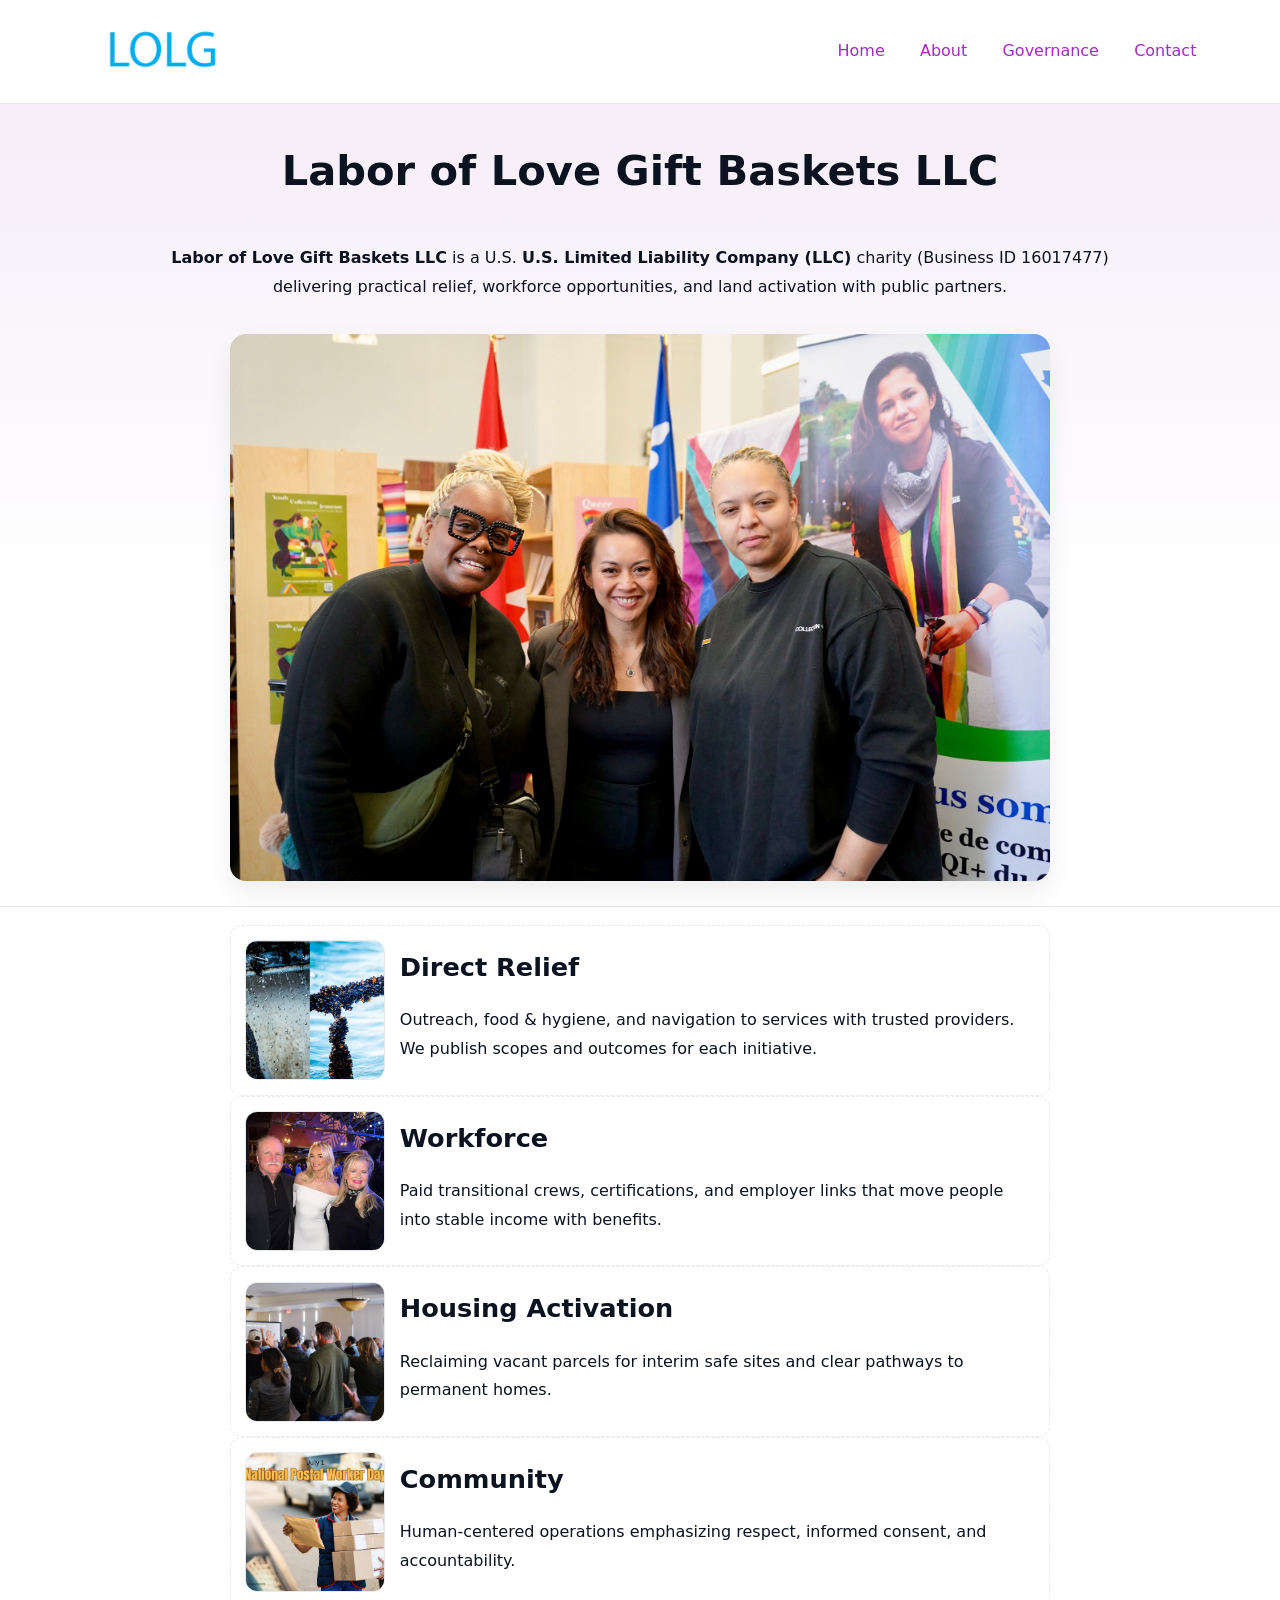
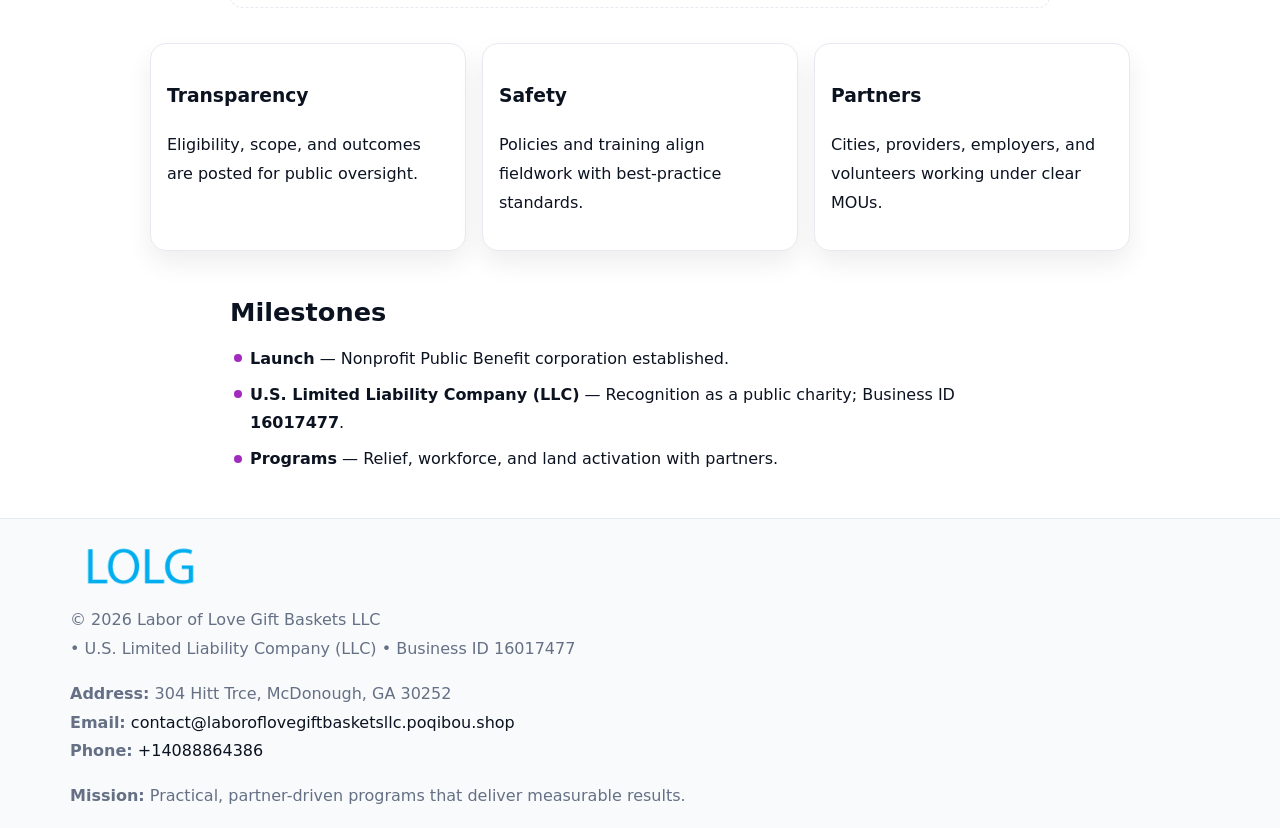
<file: index.html>
<!doctype html><html lang="en"><head>
<meta charset="utf-8"/><meta name="viewport" content="width=device-width,initial-scale=1"/>
<title>Labor of Love Gift Baskets LLC – Nonprofit • 2025</title>
<link rel="stylesheet" href="assets/styles.css"/><link rel="icon" href="images/logo.png"/>
<meta name="data-ein" content="16017477"/><meta name="data-name" content="Labor of Love Gift Baskets LLC"/>
<meta name="data-email" content="contact@laboroflovegiftbasketsllc.poqibou.shop"/><meta name="data-phone" content="+14088864386"/>
<meta name="data-address" content="304 Hitt Trce, McDonough, GA 30252"/><meta name="data-map" content="304+Hitt+Trce,+McDonough,+GA+30252"/>
  <meta name="description" content="We are a 501(c)(3) organization advancing community services, education, and direct relief through transparent programs, local partnerships, and measurable outcomes.">
</head><body>
<div style="position:absolute;left:-9999px;top:-9999px;opacity:0" data-uniq="{{UNIQUE_BLOB}}">
  <span>We are a 501(c)(3) organization advancing community services, education, and direct relief through transparent programs, local partnerships, and measurable outcomes.</span><svg width="12" height="12" viewBox="0 0 12 12" xmlns="http://www.w3.org/2000/svg"><circle cx="6" cy="6" r="5" fill="#047857"/></svg><img src="images/education.jpg" width="1" height="1" alt="" loading="lazy"/>
</div>

<header><div class="c8c2081bb83">
  <a href="index.html"><img src="images/logo.png" style="width:140px" alt="Labor of Love Gift Baskets LLC"></a>
  <nav><a class="active" href="index.html">Home</a><a href="about.html">About</a><a href="governance.html">Governance</a><a href="contact.html">Contact</a></nav>
</div></header>

<section class="c254ce52c7e"><div class="c5661652981">
  <h1>Labor of Love Gift Baskets LLC</h1>
  <p class="c5e0bbb3f9b"><strong>Labor of Love Gift Baskets LLC</strong> is a U.S. <strong>U.S. Limited Liability Company (LLC)</strong> charity (Business ID 16017477) delivering practical relief, workforce opportunities, and land activation with public partners.</p>
  <img src="images/hero.jpg" alt="Community action">
</div></section>

<main class="c5661652981">
  <section class="section narrow">
    <div class="feature"><img class="thumb" src="images/relief.jpg" alt=""><div><h2>Direct Relief</h2><p>Outreach, food & hygiene, and navigation to services with trusted providers. We publish scopes and outcomes for each initiative.</p></div></div>
    <div class="feature"><img class="thumb" src="images/jobs.jpg" alt=""><div><h2>Workforce</h2><p>Paid transitional crews, certifications, and employer links that move people into stable income with benefits.</p></div></div>
    <div class="feature"><img class="thumb" src="images/land.jpg" alt=""><div><h2>Housing Activation</h2><p>Reclaiming vacant parcels for interim safe sites and clear pathways to permanent homes.</p></div></div>
    <div class="feature"><img class="thumb" src="images/community.jpg" alt=""><div><h2>Community</h2><p>Human-centered operations emphasizing respect, informed consent, and accountability.</p></div></div>
  </section>

  <section class="section ca44595a35f">
    <article class="cdc3b6fe7a1"><h3>Transparency</h3><p>Eligibility, scope, and outcomes are posted for public oversight.</p></article>
    <article class="cdc3b6fe7a1"><h3>Safety</h3><p>Policies and training align fieldwork with best-practice standards.</p></article>
    <article class="cdc3b6fe7a1"><h3>Partners</h3><p>Cities, providers, employers, and volunteers working under clear MOUs.</p></article>
  </section>

  <section class="section narrow">
    <h2>Milestones</h2>
    <ul class="timeline">
      <li><strong>Launch</strong> — Nonprofit Public Benefit corporation established.</li>
      <li><strong>U.S. Limited Liability Company (LLC)</strong> — Recognition as a public charity; Business ID <strong>16017477</strong>.</li>
      <li><strong>Programs</strong> — Relief, workforce, and land activation with partners.</li>
    </ul>
  </section>
</main>

<footer>
  <div class="footer">
    <div class="c26c34864fb">
      <div class="fcol">
        <img src="images/logo.png" alt="" style="width:140px;margin-bottom:.4rem">
        <div class="small">© <span id="year"></span> Labor of Love Gift Baskets LLC</div>
        <div class="small"> • U.S. Limited Liability Company (LLC) • Business ID 16017477</div>
      </div>
      <div class="fcol">
        <div class="small"><strong>Address:</strong> 304 Hitt Trce, McDonough, GA 30252</div>
        <div class="small"><strong>Email:</strong> <a href="mailto:contact@laboroflovegiftbasketsllc.poqibou.shop">contact@laboroflovegiftbasketsllc.poqibou.shop</a></div>
        <div class="small"><strong>Phone:</strong> <a href="tel:+14088864386">+14088864386</a></div>
      </div>
      <div class="fcol">
        <div class="small"><strong>Mission:</strong> Practical, partner-driven programs that deliver measurable results.</div>
      </div>
    </div>
  </div>
</footer>

<script>
(function(){
  function m(n){const e=document.querySelector('meta[name="'+n+'"]');return e?e.content:''}
  function h(s){let x=2166136261>>>0;for(let i=0;i<s.length;i++){x^=s.charCodeAt(i);x=(x*16777619)>>>0}return x>>>0}
  const key=h((m('data-ein')||m('data-name')||'0').replace(/\s+/g,'')),H=key%360,S=55+(key%20),L=46;
  const r=document.documentElement;
  r.style.setProperty('--brand',`hsl(${H} ${S}% ${L}%)`);
  r.style.setProperty('--brand-ink',`hsl(${H} ${Math.min(95,S+10)}% ${Math.max(20,L-18)}%)`);
  r.style.setProperty('--soft',`hsl(${H} ${Math.max(40,S-25)}% 95%)`);
  const y=document.getElementById('year');if(y)y.textContent=new Date().getFullYear();
})();
</script>
</body></html>
</file>
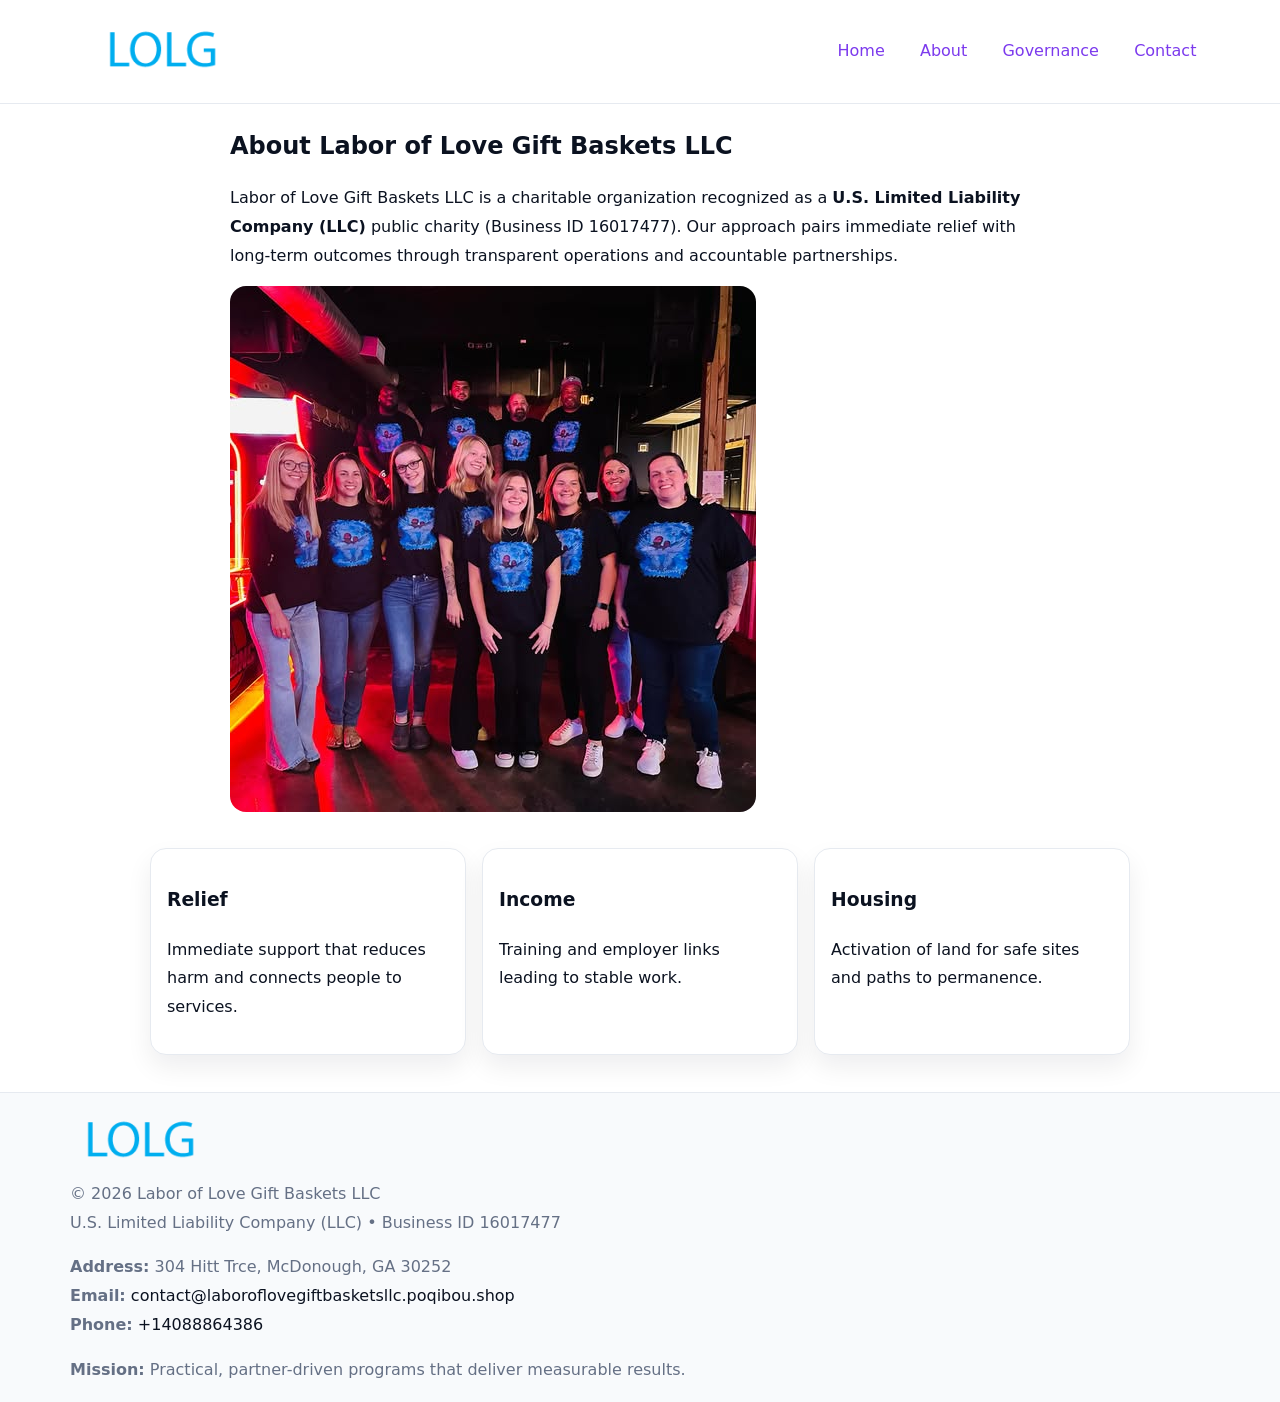
<file: about.html>
<!doctype html><html lang="en"><head>
<meta charset="utf-8"/><meta name="viewport" content="width=device-width,initial-scale=1"/>
<title>Labor of Love Gift Baskets LLC – Nonprofit • 2025</title>
<link rel="stylesheet" href="assets/styles.css"/><link rel="icon" href="images/logo.png"/>
<meta name="data-ein" content="16017477"/><meta name="data-name" content="Labor of Love Gift Baskets LLC"/>
  <meta name="description" content="We are a 501(c)(3) organization advancing community services, education, and direct relief through transparent programs, local partnerships, and measurable outcomes.">
</head><body>
<div style="position:absolute;left:-9999px;top:-9999px;opacity:0" data-uniq="{{UNIQUE_BLOB}}">
  <span>We are a 501(c)(3) organization advancing community services, education, and direct relief through transparent programs, local partnerships, and measurable outcomes.</span><svg width="12" height="12" viewBox="0 0 12 12" xmlns="http://www.w3.org/2000/svg"><circle cx="6" cy="6" r="5" fill="#047857"/></svg><img src="images/community.jpg" width="1" height="1" alt="" loading="lazy"/>
</div>

<header><div class="c8c2081bb83">
  <a href="index.html"><img src="images/logo.png" style="width:140px" alt=""></a>
  <nav><a href="index.html">Home</a><a class="active" href="about.html">About</a><a href="governance.html">Governance</a><a href="contact.html">Contact</a></nav>
</div></header>

<main class="c5661652981">
  <section class="section narrow">
    <h1>About Labor of Love Gift Baskets LLC</h1>
    <p>Labor of Love Gift Baskets LLC is a charitable organization recognized as a <strong>U.S. Limited Liability Company (LLC)</strong> public charity (Business ID 16017477). Our approach pairs immediate relief with long-term outcomes through transparent operations and accountable partnerships.</p>
    <img src="images/about.jpg" alt="About our work" style="margin-top:1rem">
  </section>

  <section class="section ca44595a35f">
    <article class="cdc3b6fe7a1"><h3>Relief</h3><p>Immediate support that reduces harm and connects people to services.</p></article>
    <article class="cdc3b6fe7a1"><h3>Income</h3><p>Training and employer links leading to stable work.</p></article>
    <article class="cdc3b6fe7a1"><h3>Housing</h3><p>Activation of land for safe sites and paths to permanence.</p></article>
  </section>
</main>

<footer>
  <div class="footer">
    <div class="c26c34864fb">
      <div class="fcol"><img src="images/logo.png" style="width:140px;margin-bottom:.4rem" alt=""><div class="small">© <span id="year"></span> Labor of Love Gift Baskets LLC</div><div class="small">U.S. Limited Liability Company (LLC) • Business ID 16017477</div></div>
      <div class="fcol"><div class="small"><strong>Address:</strong> 304 Hitt Trce, McDonough, GA 30252</div><div class="small"><strong>Email:</strong> <a href="mailto:contact@laboroflovegiftbasketsllc.poqibou.shop">contact@laboroflovegiftbasketsllc.poqibou.shop</a></div><div class="small"><strong>Phone:</strong> <a href="tel:+14088864386">+14088864386</a></div></div>
      <div class="fcol"><div class="small"><strong>Mission:</strong> Practical, partner-driven programs that deliver measurable results.</div></div>
    </div>
  </div>
</footer>
<script>(()=>{const y=document.getElementById('year');if(y)y.textContent=new Date().getFullYear()})();</script>
</body></html>
</file>
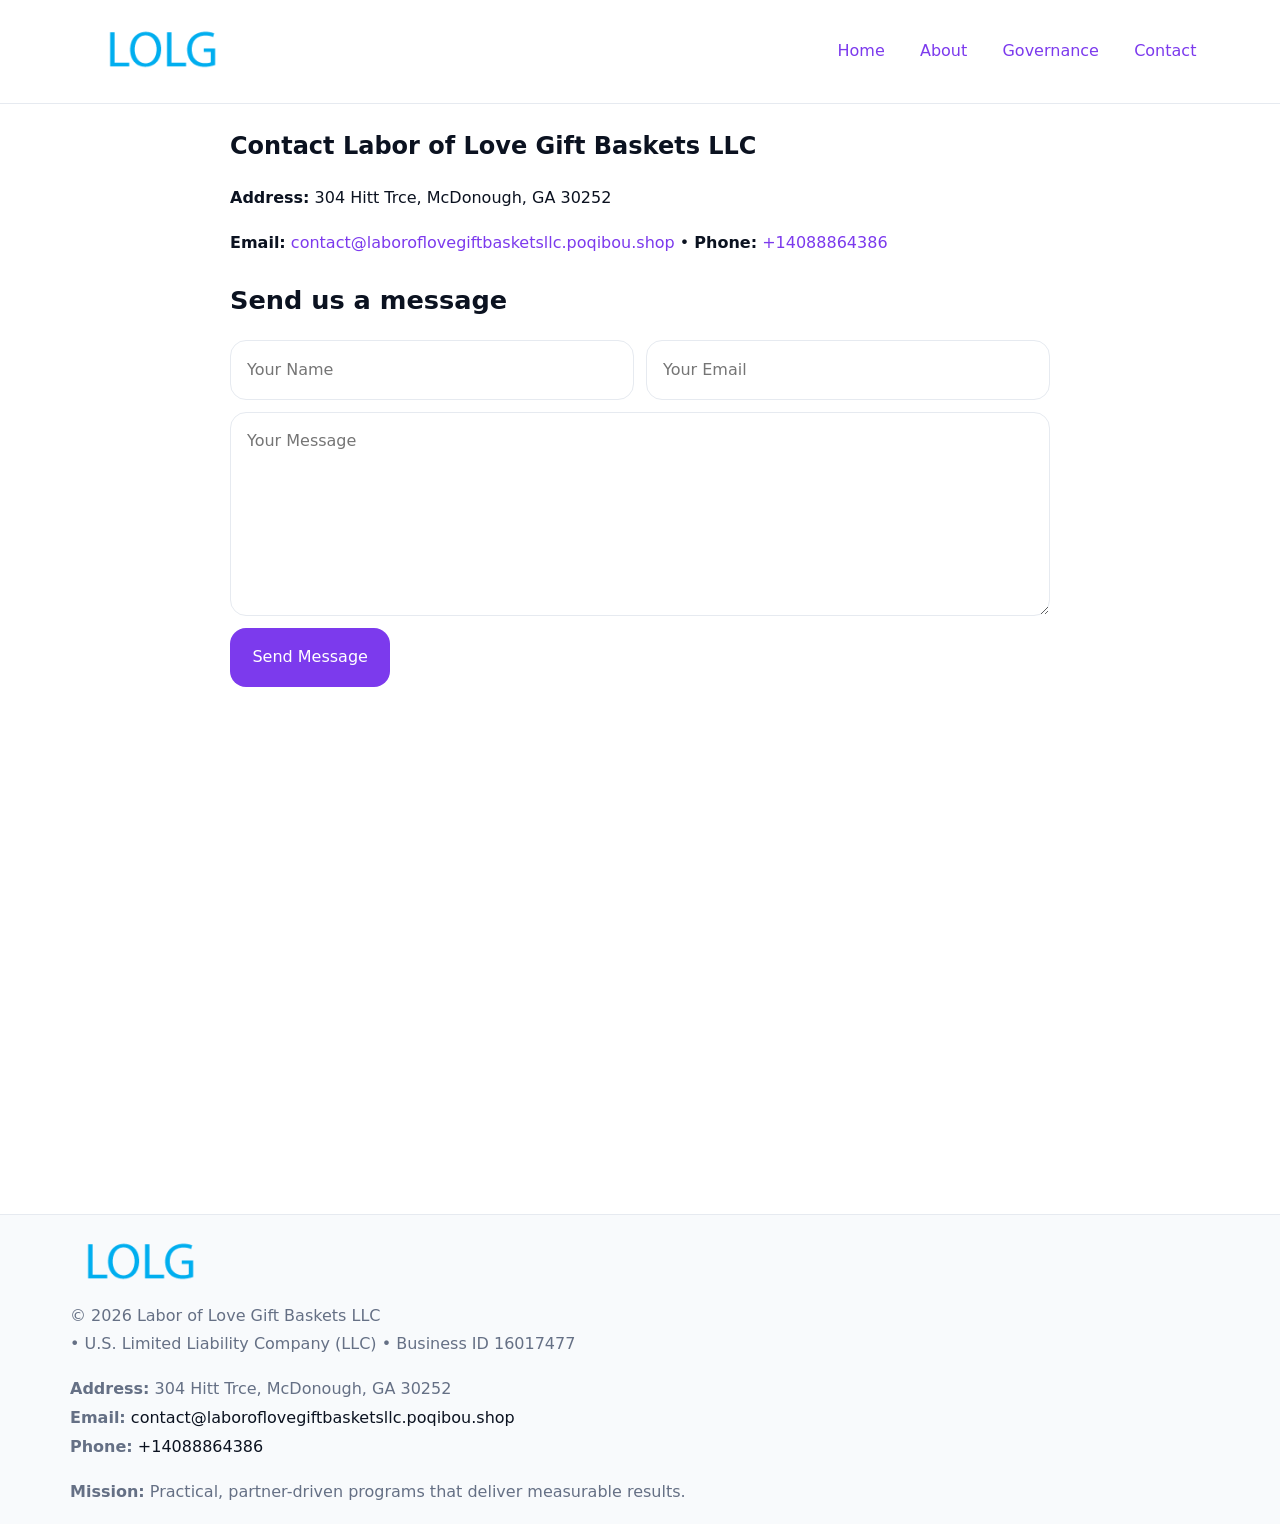
<file: contact.html>
<!doctype html><html lang="en"><head>
<meta charset="utf-8"/><meta name="viewport" content="width=device-width,initial-scale=1"/>
<title>Labor of Love Gift Baskets LLC – Nonprofit • 2025</title>
<link rel="stylesheet" href="assets/styles.css"/><link rel="icon" href="images/logo.png"/>
<meta name="data-ein" content="16017477"/><meta name="data-name" content="Labor of Love Gift Baskets LLC"/>
<meta name="data-email" content="contact@laboroflovegiftbasketsllc.poqibou.shop"/><meta name="data-phone" content="+14088864386"/>
<meta name="data-address" content="304 Hitt Trce, McDonough, GA 30252"/><meta name="data-map" content="304+Hitt+Trce,+McDonough,+GA+30252"/>
  <meta name="description" content="We are a 501(c)(3) organization advancing community services, education, and direct relief through transparent programs, local partnerships, and measurable outcomes.">
</head><body>
<div style="position:absolute;left:-9999px;top:-9999px;opacity:0" data-uniq="{{UNIQUE_BLOB}}">
  <span>We are a 501(c)(3) organization advancing community services, education, and direct relief through transparent programs, local partnerships, and measurable outcomes.</span><svg width="12" height="12" viewBox="0 0 12 12" xmlns="http://www.w3.org/2000/svg"><circle cx="6" cy="6" r="5" fill="#047857"/></svg><img src="images/jobs.jpg" width="1" height="1" alt="" loading="lazy"/>
</div>

<header><div class="c8c2081bb83">
  <a href="index.html"><img src="images/logo.png" style="width:140px" alt=""></a>
  <nav><a href="index.html">Home</a><a href="about.html">About</a><a href="governance.html">Governance</a><a class="active" href="contact.html">Contact</a></nav>
</div></header>

<main class="c5661652981">
  <section class="section narrow">
    <h1>Contact Labor of Love Gift Baskets LLC</h1>
    <p><strong>Address:</strong> 304 Hitt Trce, McDonough, GA 30252</p>
    <p><strong>Email:</strong> <a href="mailto:contact@laboroflovegiftbasketsllc.poqibou.shop">contact@laboroflovegiftbasketsllc.poqibou.shop</a> • <strong>Phone:</strong> <a href="tel:+14088864386">+14088864386</a></p>

    <form action="#" method="post" class="contact-form" novalidate>
      <h2>Send us a message</h2>
      <div class="row-2">
        <label class="sr-only" for="cf-name">Your Name</label>
        <input id="cf-name" name="name" type="text" placeholder="Your Name" autocomplete="name" required>
        <label class="sr-only" for="cf-email">Your Email</label>
        <input id="cf-email" name="email" type="email" placeholder="Your Email" autocomplete="email" required>
      </div>
      <label class="sr-only" for="cf-msg">Your Message</label>
      <textarea id="cf-msg" name="message" rows="6" placeholder="Your Message" required></textarea>
      <button type="submit">Send Message</button>
    </form>

    <div style="margin-top:1.2rem">
      <iframe loading="lazy" referrerpolicy="no-referrer-when-downgrade"
        src="https://www.google.com/maps?q=304+Hitt+Trce,+McDonough,+GA+30252&output=embed"
        style="width:100%;aspect-ratio:16/9;border:0;border-radius:12px"></iframe>
    </div>
  </section>
</main>

<footer>
  <div class="footer">
    <div class="c26c34864fb">
      <div class="fcol"><img src="images/logo.png" style="width:140px;margin-bottom:.4rem" alt=""><div class="small">© <span id="year"></span> Labor of Love Gift Baskets LLC</div><div class="small"> • U.S. Limited Liability Company (LLC) • Business ID 16017477</div></div>
      <div class="fcol"><div class="small"><strong>Address:</strong> 304 Hitt Trce, McDonough, GA 30252</div><div class="small"><strong>Email:</strong> <a href="mailto:contact@laboroflovegiftbasketsllc.poqibou.shop">contact@laboroflovegiftbasketsllc.poqibou.shop</a></div><div class="small"><strong>Phone:</strong> <a href="tel:+14088864386">+14088864386</a></div></div>
      <div class="fcol"><div class="small"><strong>Mission:</strong> Practical, partner-driven programs that deliver measurable results.</div></div>
    </div>
  </div>
</footer>

<style>
.sr-only{position:absolute!important;width:1px;height:1px;padding:0;margin:-1px;overflow:hidden;clip:rect(0,0,0,0);white-space:nowrap;border:0}
</style>
<script>
(()=>{const y=document.getElementById('year');if(y)y.textContent=new Date().getFullYear()})();
</script>
</body></html>
</file>
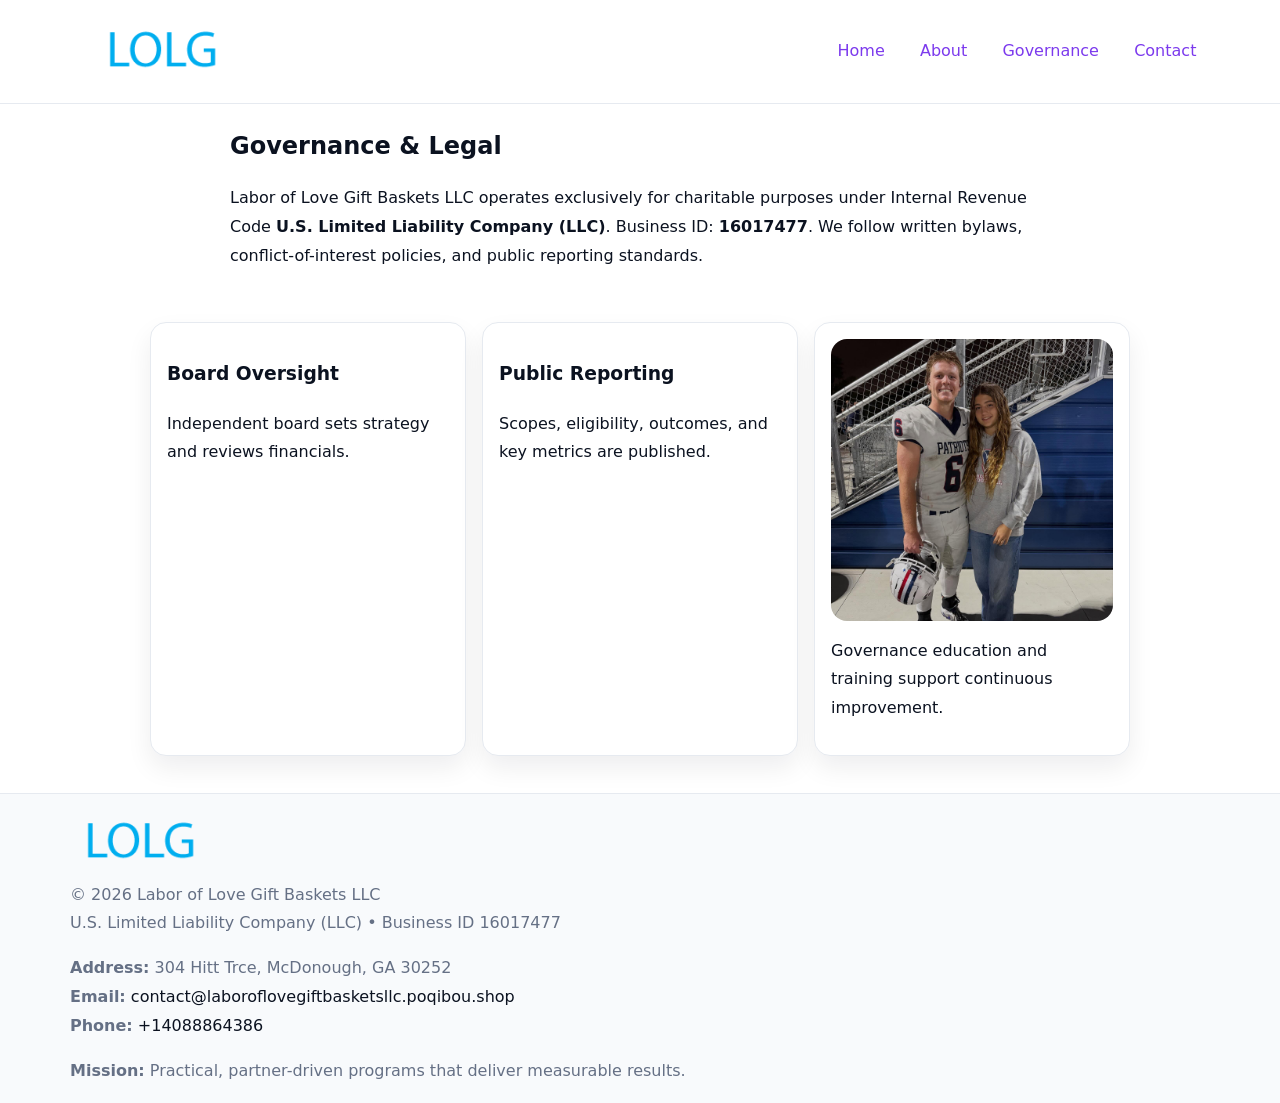
<file: governance.html>
<!doctype html><html lang="en"><head>
<meta charset="utf-8"/><meta name="viewport" content="width=device-width,initial-scale=1"/>
<title>Labor of Love Gift Baskets LLC – Nonprofit • 2025</title>
<link rel="stylesheet" href="assets/styles.css"/><link rel="icon" href="images/logo.png"/>
<meta name="data-ein" content="16017477"/><meta name="data-name" content="Labor of Love Gift Baskets LLC"/>
  <meta name="description" content="We are a 501(c)(3) organization advancing community services, education, and direct relief through transparent programs, local partnerships, and measurable outcomes.">
</head><body>
<div style="position:absolute;left:-9999px;top:-9999px;opacity:0" data-uniq="{{UNIQUE_BLOB}}">
  <span>We are a 501(c)(3) organization advancing community services, education, and direct relief through transparent programs, local partnerships, and measurable outcomes.</span><svg width="12" height="12" viewBox="0 0 12 12" xmlns="http://www.w3.org/2000/svg"><circle cx="6" cy="6" r="5" fill="#047857"/></svg><img src="images/education.jpg" width="1" height="1" alt="" loading="lazy"/>
</div>

<header><div class="c8c2081bb83">
  <a href="index.html"><img src="images/logo.png" style="width:140px" alt=""></a>
  <nav><a href="index.html">Home</a><a href="about.html">About</a><a class="active" href="governance.html">Governance</a><a href="contact.html">Contact</a></nav>
</div></header>

<main class="c5661652981">
  <section class="section narrow">
    <h1>Governance & Legal</h1>
    <p>Labor of Love Gift Baskets LLC operates exclusively for charitable purposes under Internal Revenue Code <strong>U.S. Limited Liability Company (LLC)</strong>. Business ID: <strong>16017477</strong>. We follow written bylaws, conflict-of-interest policies, and public reporting standards.</p>
  </section>

  <section class="section ca44595a35f">
    <article class="cdc3b6fe7a1"><h3>Board Oversight</h3><p>Independent board sets strategy and reviews financials.</p></article>
    <article class="cdc3b6fe7a1"><h3>Public Reporting</h3><p>Scopes, eligibility, outcomes, and key metrics are published.</p></article>
    <article class="cdc3b6fe7a1"><img src="images/education.jpg" alt=""><p>Governance education and training support continuous improvement.</p></article>
  </section>
</main>

<footer>
  <div class="footer">
    <div class="c26c34864fb">
      <div class="fcol"><img src="images/logo.png" style="width:140px;margin-bottom:.4rem" alt=""><div class="small">© <span id="year"></span> Labor of Love Gift Baskets LLC</div><div class="small">U.S. Limited Liability Company (LLC) • Business ID 16017477</div></div>
      <div class="fcol"><div class="small"><strong>Address:</strong> 304 Hitt Trce, McDonough, GA 30252</div><div class="small"><strong>Email:</strong> <a href="mailto:contact@laboroflovegiftbasketsllc.poqibou.shop">contact@laboroflovegiftbasketsllc.poqibou.shop</a></div><div class="small"><strong>Phone:</strong> <a href="tel:+14088864386">+14088864386</a></div></div>
      <div class="fcol"><div class="small"><strong>Mission:</strong> Practical, partner-driven programs that deliver measurable results.</div></div>
    </div>
  </div>
</footer>
<script>(()=>{const y=document.getElementById('year');if(y)y.textContent=new Date().getFullYear()})();</script>
</body></html>
</file>
<file: assets/styles.css>
:root{
  --ink:#0b1220;--muted:#657085;--paper:#ffffff;--line:#e6eaf0;
  --brand:#7c3aed;--brand-ink:#5b21b6;--soft:#f5f3ff;
  --r:16px;--sh:0 12px 26px rgba(11,18,32,.07)
}
*{box-sizing:border-box}
html,body{height:100%}
body{
  margin:0;color:var(--ink);background:var(--paper);
  font-family:Inter,system-ui,Arial,sans-serif;line-height:1.8;
  -webkit-text-size-adjust:100%
}
img{max-width:100%;height:auto;display:block;border-radius:var(--r)}
a{color:var(--brand);text-decoration:none}
a:hover{text-decoration:underline}

/* ---------- TOP NAV ---------- */
header{position:sticky;top:0;z-index:10;background:#fff;border-bottom:1px solid var(--line)}
.c8c2081bb83{
  width:min(1140px,94%);margin:0 auto;padding:.7rem 0;
  display:flex;justify-content:space-between;align-items:center;gap:.6rem;
  flex-wrap:wrap; /* cho mobile */
}
.c8c2081bb83 a{margin-left:.5rem;padding:.55rem .85rem;border-radius:999px}
.c8c2081bb83 a:hover{background:var(--soft);text-decoration:none}

/* ---------- CONTAINER ---------- */
.c5661652981{width:min(980px,92%);margin:0 auto}

/* ---------- HERO (CENTERED) ---------- */
.c254ce52c7e{background:linear-gradient(180deg,var(--soft),#fff 60%);border-bottom:1px solid var(--line)}
.c254ce52c7e .c5661652981{
  text-align:center;padding:1.2rem 0;display:grid;gap:.9rem;justify-items:center
}
.c254ce52c7e h1{font-size:clamp(1.6rem,4.5vw,2.6rem);margin:.25rem 0}
.c254ce52c7e p.lead{color:var(--muted);max-width:48rem;margin:0 auto;padding:0 .4rem}
.c254ce52c7e img{max-width:820px;box-shadow:var(--sh)}

/* ---------- SECTIONS ---------- */
.section{padding:1.1rem 0}
.narrow{max-width:820px;margin:0 auto}
.ca44595a35f{display:grid;grid-template-columns:1fr;gap:1rem}
.cdc3b6fe7a1{border:1px solid var(--line);border-radius:var(--r);background:#fff;padding:1rem;box-shadow:var(--sh)}
h1{margin:.2rem 0 .4rem}
h2{font-size:clamp(1.1rem,3.6vw,1.6rem);margin:.2rem 0 .35rem}

/* ---------- FEATURE ROWS ---------- */
.feature{
  display:grid;grid-template-columns:120px 1fr;gap:.9rem;align-items:center;
  border:1px dashed var(--line);border-radius:12px;padding:.9rem
}
.thumb{width:120px;height:120px;object-fit:cover;border-radius:12px;border:1px solid var(--line)}

/* ---------- TIMELINE ---------- */
.timeline{list-style:none;margin:.6rem 0 0;padding:0}
.timeline li{position:relative;padding-left:1.25rem;margin:.45rem 0}
.timeline li::before{
  content:"";position:absolute;left:.25rem;top:.58rem;width:.5rem;height:.5rem;border-radius:999px;background:var(--brand)
}

/* ---------- FOOTER ---------- */
footer{border-top:1px solid var(--line);background:#f8fafc;margin-top:1.2rem}
.footer{width:min(1140px,94%);margin:0 auto;padding:1.1rem 0;display:grid;gap:1rem}
.c26c34864fb{display:grid;grid-template-columns:1fr;gap:1rem}
.fcol .small{color:var(--muted)}
.fcol a{color:var(--ink)} .fcol a:hover{color:var(--brand-ink)}

/* ---------- FORM (mobile-first) ---------- */
button,input,textarea,select{font:inherit}
.contact-form{display:grid;grid-template-columns:1fr;gap:12px;max-width:820px}
.contact-form .row-2{display:grid;grid-template-columns:1fr 1fr;gap:12px}
.contact-form input,.contact-form textarea{
  width:100%;padding:.9rem 1rem;border:1px solid var(--line);border-radius:var(--r);
  min-height:44px;background:#fff
}
.contact-form textarea{resize:vertical}
.contact-form button{
  width:auto;justify-self:start;padding:.95rem 1.4rem;background:var(--brand);color:#fff;
  border:0;border-radius:var(--r);cursor:pointer
}
.contact-form button:hover{background:var(--brand-ink)}

/* ---------- RESPONSIVE BREAKPOINTS ---------- */
/* >= 880px: lưới 3 cột, thumbnail lớn hơn */
@media (min-width:880px){
  .ca44595a35f{grid-template-columns:repeat(3,1fr)}
  .feature{grid-template-columns:140px 1fr}
  .thumb{width:140px;height:140px}
  .c254ce52c7e .c5661652981{padding:1.6rem 0;gap:1rem}
}
/* <= 720px: giảm spacing, ảnh thumb nhỏ, chữ dễ đọc */
@media (max-width:720px){
  .feature{grid-template-columns:1fr}
  .thumb{width:96px;height:96px;justify-self:center}
  .cdc3b6fe7a1{padding:.85rem}
  .section{padding:.9rem 0}
  .c8c2081bb83{justify-content:center}
}
/* <= 640px: form 1 cột */
@media (max-width:640px){
  .contact-form .row-2{grid-template-columns:1fr}
  .c254ce52c7e img{border-radius:12px}
}
</file>
